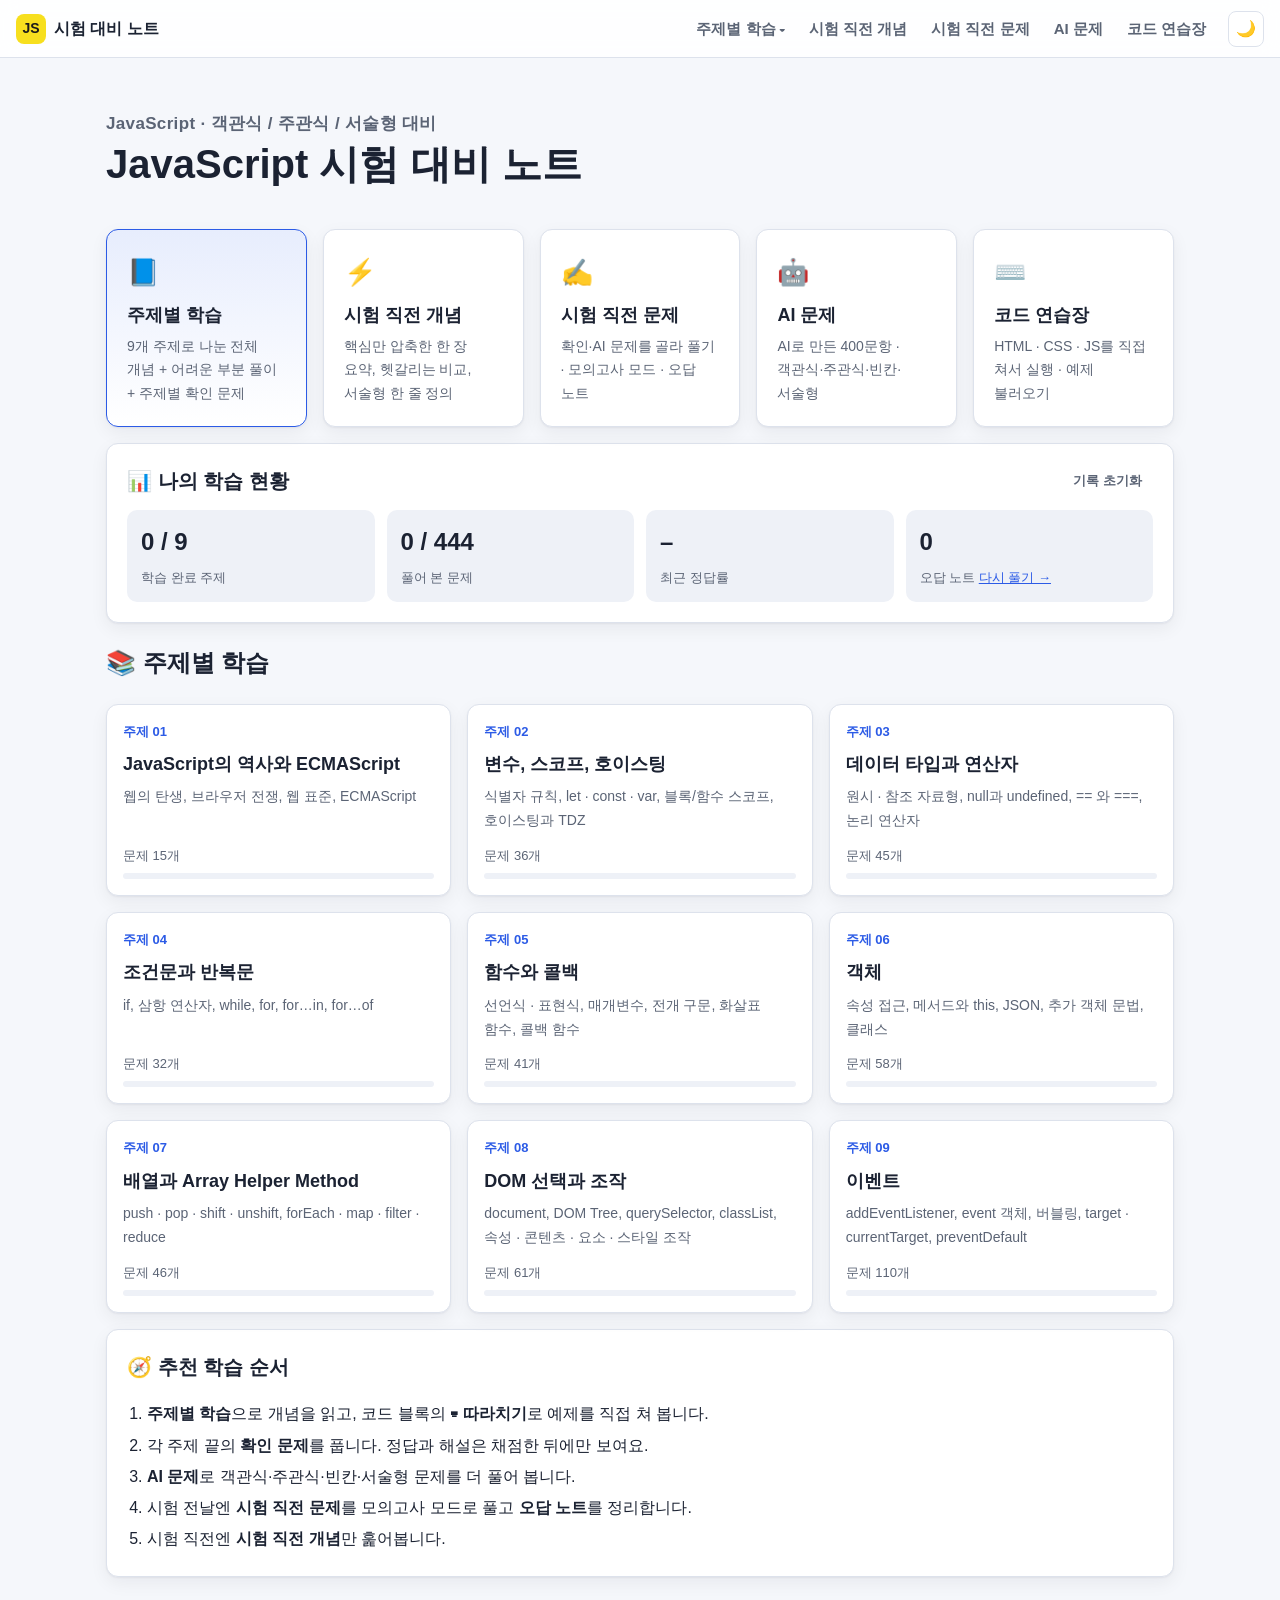
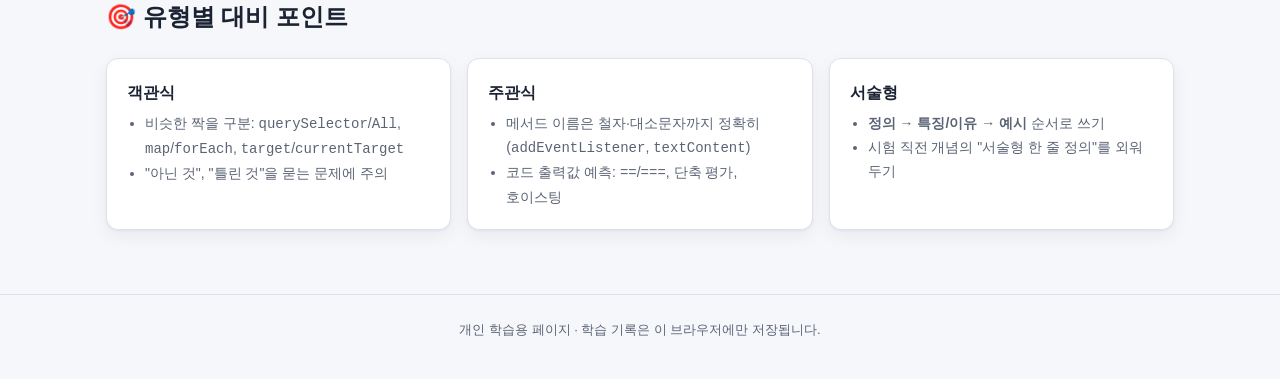
<file: index.html>
<!doctype html>
<html lang="ko">
<head>
<meta charset="utf-8">
<meta name="viewport" content="width=device-width, initial-scale=1">
<title>JS 시험 대비 노트</title>
<meta name="description" content="JavaScript 객관식·주관식·서술형 시험 대비 학습 페이지">
<script>try{var t=localStorage.getItem('jsstudy:theme');if(t)document.documentElement.dataset.theme=JSON.parse(t)}catch(e){}</script>
<link rel="stylesheet" href="assets/css/style.css">
</head>
<body data-root="." data-page="home">
<header id="site-header"></header>

<main class="container">
  <section class="hero-home">
    <p class="eyebrow">JavaScript · 객관식 / 주관식 / 서술형 대비</p>
    <h1>JavaScript 시험 대비 노트</h1>
  </section>

  <div class="grid mode-grid">
    <a class="mode-card primary" href="topics/01-history.html">
      <span class="icon">📘</span><h3>주제별 학습</h3>
      <p>9개 주제로 나눈 전체 개념 + 어려운 부분 풀이 + 주제별 확인 문제</p>
    </a>
    <a class="mode-card" href="summary.html">
      <span class="icon">⚡</span><h3>시험 직전 개념</h3>
      <p>핵심만 압축한 한 장 요약, 헷갈리는 비교, 서술형 한 줄 정의</p>
    </a>
    <a class="mode-card" href="exam.html">
      <span class="icon">✍️</span><h3>시험 직전 문제</h3>
      <p>확인·AI 문제를 골라 풀기 · 모의고사 모드 · 오답 노트</p>
    </a>
    <a class="mode-card" href="ai.html">
      <span class="icon">🤖</span><h3>AI 문제</h3>
      <p>AI로 만든 400문항 · 객관식·주관식·빈칸·서술형</p>
    </a>
    <a class="mode-card" href="playground.html">
      <span class="icon">⌨️</span><h3>코드 연습장</h3>
      <p>HTML · CSS · JS를 직접 쳐서 실행 · 예제 불러오기</p>
    </a>
  </div>

  <section class="panel">
    <div class="row" style="justify-content:space-between">
      <h2 style="margin:0">📊 나의 학습 현황</h2>
      <button type="button" class="btn btn-ghost btn-sm" id="reset-progress">기록 초기화</button>
    </div>
    <div class="stat-row" id="home-stats" style="margin-top:12px"></div>
  </section>

  <section>
    <h2>📚 주제별 학습</h2>
    <div class="grid topic-grid" id="topic-grid"></div>
  </section>

  <section class="panel">
    <h2>🧭 추천 학습 순서</h2>
    <ol class="guide-list">
      <li><b>주제별 학습</b>으로 개념을 읽고, 코드 블록의 <b>⌨ 따라치기</b>로 예제를 직접 쳐 봅니다.</li>
      <li>각 주제 끝의 <b>확인 문제</b>를 풉니다. 정답과 해설은 채점한 뒤에만 보여요.</li>
      <li><b>AI 문제</b>로 객관식·주관식·빈칸·서술형 문제를 더 풀어 봅니다.</li>
      <li>시험 전날엔 <b>시험 직전 문제</b>를 모의고사 모드로 풀고 <b>오답 노트</b>를 정리합니다.</li>
      <li>시험 직전엔 <b>시험 직전 개념</b>만 훑어봅니다.</li>
    </ol>
  </section>

  <section>
    <h2>🎯 유형별 대비 포인트</h2>
    <div class="grid tip-grid">
      <div class="panel">
        <h3>객관식</h3>
        <ul>
          <li>비슷한 짝을 구분: <code>querySelector</code>/<code>All</code>, <code>map</code>/<code>forEach</code>, <code>target</code>/<code>currentTarget</code></li>
          <li>"아닌 것", "틀린 것"을 묻는 문제에 주의</li>
        </ul>
      </div>
      <div class="panel">
        <h3>주관식</h3>
        <ul>
          <li>메서드 이름은 철자·대소문자까지 정확히 (<code>addEventListener</code>, <code>textContent</code>)</li>
          <li>코드 출력값 예측: <code>==</code>/<code>===</code>, 단축 평가, 호이스팅</li>
        </ul>
      </div>
      <div class="panel">
        <h3>서술형</h3>
        <ul>
          <li><b>정의 → 특징/이유 → 예시</b> 순서로 쓰기</li>
          <li>시험 직전 개념의 "서술형 한 줄 정의"를 외워 두기</li>
        </ul>
      </div>
    </div>
  </section>
</main>

<script src="data/topics.js"></script>
<script src="data/questions.js"></script>
<script src="data/ai-questions.js"></script>
<script src="assets/js/common.js"></script>
<script src="assets/js/home.js"></script>
</body>
</html>
</file>
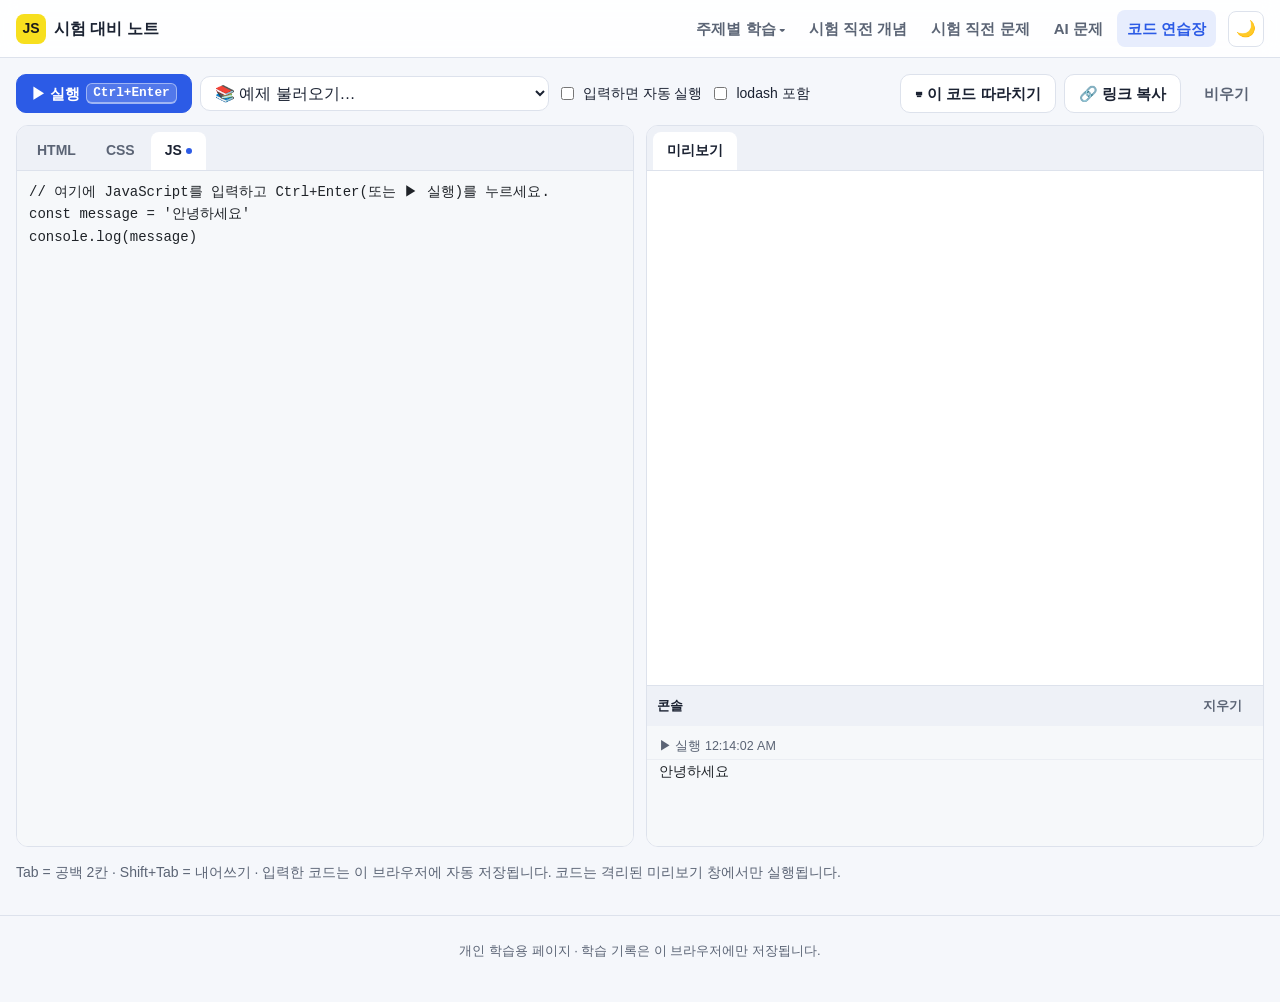
<file: playground.html>
<!doctype html>
<html lang="ko">
<head>
<meta charset="utf-8">
<meta name="viewport" content="width=device-width, initial-scale=1">
<title>코드 연습장 | JS 시험 대비 노트</title>
<script>try{var t=localStorage.getItem('jsstudy:theme');if(t)document.documentElement.dataset.theme=JSON.parse(t)}catch(e){}</script>
<link rel="stylesheet" href="assets/css/style.css">
</head>
<body data-root="." data-page="playground">
<header id="site-header"></header>
<main class="pg-wrap">
  <div class="pg-toolbar">
    <button type="button" class="btn btn-primary" id="pg-run">▶ 실행 <kbd>Ctrl+Enter</kbd></button>
    <select id="pg-examples" aria-label="예제"><option value="">불러오는 중…</option></select>
    <label><input type="checkbox" id="pg-auto"> 입력하면 자동 실행</label>
    <label title="로또 예제처럼 lodash(_) 라이브러리가 필요할 때"><input type="checkbox" id="pg-lodash"> lodash 포함</label>
    <span style="flex:1"></span>
    <button type="button" class="btn" id="pg-typing">⌨ 이 코드 따라치기</button>
    <button type="button" class="btn" id="pg-share">🔗 링크 복사</button>
    <button type="button" class="btn btn-ghost" id="pg-reset">비우기</button>
  </div>
  <div class="pg-grid">
    <section class="pg-pane">
      <div class="pg-tabs" role="tablist">
        <button type="button" data-tab="html">HTML<span class="dot" hidden></span></button>
        <button type="button" data-tab="css">CSS<span class="dot" hidden></span></button>
        <button type="button" data-tab="js" class="active">JS<span class="dot" hidden></span></button>
      </div>
      <textarea id="pg-editor" class="code-input pg-editor" aria-label="JS 코드 입력"></textarea>
    </section>
    <section class="pg-pane">
      <div class="pg-tabs"><button type="button" class="active" tabindex="-1">미리보기</button></div>
      <iframe id="pg-preview" class="pg-preview" title="실행 미리보기" sandbox="allow-scripts allow-modals allow-forms"></iframe>
      <div class="pg-console-head"><span>콘솔</span><button type="button" class="btn btn-ghost btn-sm" id="pg-clear-console">지우기</button></div>
      <div id="pg-console" class="console pg-console" aria-live="polite"></div>
    </section>
  </div>
  <p class="small muted"><span class="kbd-hint">Tab = 공백 2칸 · Shift+Tab = 내어쓰기 · </span>입력한 코드는 이 브라우저에 자동 저장됩니다. 코드는 격리된 미리보기 창에서만 실행됩니다.</p>
</main>
<script src="data/topics.js"></script>
<script src="assets/js/common.js"></script>
<script src="assets/js/runner.js"></script>
<script src="assets/js/typing.js"></script>
<script src="assets/js/playground.js"></script>
</body>
</html>
</file>
<file: assets/css/style.css>
/* =========================================================
   JS 시험 대비 노트 – 공통 스타일
   ========================================================= */
:root {
  --bg: #f5f7fb;
  --surface: #ffffff;
  --surface-2: #eef1f7;
  --border: #dde2ec;
  --text: #1b2232;
  --muted: #5b6475;
  --primary: #2c5be6;
  --primary-ink: #ffffff;
  --primary-weak: #e7edfd;
  --ok: #17803f;
  --ok-weak: #e1f4e8;
  --bad: #c93333;
  --bad-weak: #fde9e9;
  --warn: #a35f00;
  --warn-weak: #fff2db;
  --easy: #6a3fd0;
  --easy-weak: #f1ebfe;
  --tip: #0b7a8a;
  --tip-weak: #e2f5f7;
  --code-bg: #f6f8fa;
  --code-text: #1f2328;
  --code-border: #e1e6ee;
  --inline-code: #eaeef6;
  --tk-kw: #cf222e;
  --tk-str: #0a3069;
  --tk-com: #6e7781;
  --tk-num: #0550ae;
  --tk-fn: #8250df;
  --tk-tag: #116329;
  --tk-attr: #0550ae;
  --tk-bi: #953800;
  --shadow: 0 1px 2px rgba(16, 24, 40, .05), 0 6px 18px rgba(16, 24, 40, .06);
  --radius: 12px;
  --mono: "D2Coding", "JetBrains Mono", Consolas, "SFMono-Regular", Menlo, monospace;
  --sans: -apple-system, BlinkMacSystemFont, "Segoe UI", "Pretendard", "Apple SD Gothic Neo", "Malgun Gothic", "Noto Sans KR", sans-serif;
  --header-h: 58px;
  color-scheme: light;
}

@media (prefers-color-scheme: dark) {
  :root:not([data-theme="light"]) {
    --bg: #0e1320; --surface: #161c2b; --surface-2: #1d2436; --border: #2b3448; --text: #e6e9f0; --muted: #9aa3b5;
    --primary: #7a9bff; --primary-ink: #0e1320; --primary-weak: #1f2a4a;
    --ok: #4cc77d; --ok-weak: #15301f; --bad: #ff7a7a; --bad-weak: #3a1a1d; --warn: #ffb547; --warn-weak: #392b12;
    --easy: #b69bff; --easy-weak: #2a2147; --tip: #55d0dd; --tip-weak: #12303a;
    --code-bg: #0d1117; --code-text: #e6edf3; --code-border: #283041; --inline-code: #232b3e;
    --tk-kw: #ff7b72; --tk-str: #a5d6ff; --tk-com: #8b949e; --tk-num: #79c0ff; --tk-fn: #d2a8ff; --tk-tag: #7ee787; --tk-attr: #79c0ff; --tk-bi: #ffa657;
    --shadow: 0 1px 2px rgba(0, 0, 0, .3), 0 6px 18px rgba(0, 0, 0, .25);
    color-scheme: dark;
  }
}
:root[data-theme="dark"] {
  --bg: #0e1320; --surface: #161c2b; --surface-2: #1d2436; --border: #2b3448; --text: #e6e9f0; --muted: #9aa3b5;
  --primary: #7a9bff; --primary-ink: #0e1320; --primary-weak: #1f2a4a;
  --ok: #4cc77d; --ok-weak: #15301f; --bad: #ff7a7a; --bad-weak: #3a1a1d; --warn: #ffb547; --warn-weak: #392b12;
  --easy: #b69bff; --easy-weak: #2a2147; --tip: #55d0dd; --tip-weak: #12303a;
  --code-bg: #0d1117; --code-text: #e6edf3; --code-border: #283041; --inline-code: #232b3e;
  --tk-kw: #ff7b72; --tk-str: #a5d6ff; --tk-com: #8b949e; --tk-num: #79c0ff; --tk-fn: #d2a8ff; --tk-tag: #7ee787; --tk-attr: #79c0ff; --tk-bi: #ffa657;
  --shadow: 0 1px 2px rgba(0, 0, 0, .3), 0 6px 18px rgba(0, 0, 0, .25);
  color-scheme: dark;
}

* { box-sizing: border-box; }
html { scroll-padding-top: calc(var(--header-h) + 16px); }
body {
  margin: 0; background: var(--bg); color: var(--text); font-family: var(--sans);
  font-size: 16px; line-height: 1.7; -webkit-font-smoothing: antialiased; word-break: keep-all; overflow-wrap: anywhere;
}
a { color: var(--primary); }
img { max-width: 100%; }
button, input, select, textarea { font: inherit; color: inherit; }
code, pre, kbd, .mono { font-family: var(--mono); }
kbd { background: var(--surface-2); border: 1px solid var(--border); border-bottom-width: 2px; border-radius: 6px; padding: 0 6px; font-size: .85em; }
[hidden] { display: none !important; }

/* ---------- 헤더 ---------- */
.site-header {
  position: sticky; top: 0; z-index: 50; height: var(--header-h);
  background: var(--surface);
  background: color-mix(in srgb, var(--surface) 88%, transparent); backdrop-filter: blur(8px); -webkit-backdrop-filter: blur(8px);
  border-bottom: 1px solid var(--border);
}
.nav-inner { max-width: 1280px; margin: 0 auto; height: 100%; display: flex; align-items: center; gap: 12px; padding: 0 16px; }
.brand { display: flex; align-items: center; gap: 8px; font-weight: 800; color: var(--text); text-decoration: none; white-space: nowrap; }
.brand-logo { display: inline-grid; place-items: center; width: 30px; height: 30px; border-radius: 8px; background: #f7df1e; color: #1b1b1b; font-size: 14px; font-weight: 900; }
.nav-links { display: flex; align-items: center; gap: 4px; margin-left: auto; }
.nav-links > a, .nav-topics > summary {
  padding: 6px 10px; border-radius: 8px; color: var(--muted); text-decoration: none; font-weight: 600; font-size: 15px; cursor: pointer; white-space: nowrap; list-style: none;
}
.nav-topics > summary::-webkit-details-marker { display: none; }
.nav-links > a:hover, .nav-topics > summary:hover { background: var(--surface-2); color: var(--text); }
.nav-links > a.active { color: var(--primary); background: var(--primary-weak); }
.nav-topics { position: relative; }
.nav-topics > summary::after { content: " ▾"; font-size: 12px; }
.nav-menu {
  position: absolute; right: 0; top: calc(100% + 6px); width: 300px; background: var(--surface); border: 1px solid var(--border);
  border-radius: var(--radius); box-shadow: var(--shadow); padding: 6px; display: grid;
}
.nav-menu a { padding: 8px 10px; border-radius: 8px; color: var(--text); text-decoration: none; font-size: 15px; }
.nav-menu a:hover { background: var(--surface-2); }
.nav-menu a.active { background: var(--primary-weak); color: var(--primary); font-weight: 700; }
.nav-menu .num { display: inline-block; width: 26px; color: var(--muted); font-variant-numeric: tabular-nums; }
.icon-btn {
  border: 1px solid var(--border); background: var(--surface); border-radius: 8px; width: 36px; height: 36px; cursor: pointer; display: grid; place-items: center; flex: none;
}
.icon-btn:hover { background: var(--surface-2); }
.nav-toggle { display: none; }
@media (max-width: 900px) {
  .nav-toggle { display: grid; margin-left: auto; }
  .nav-links {
    display: none; position: absolute; left: 0; right: 0; top: var(--header-h); flex-direction: column; align-items: stretch;
    background: var(--surface); border-bottom: 1px solid var(--border); padding: 8px 16px 16px; box-shadow: var(--shadow);
  }
  .site-header.open .nav-links { display: flex; max-height: calc(100vh - var(--header-h)); max-height: calc(100dvh - var(--header-h)); overflow-y: auto; }
  .nav-links > a, .nav-topics > summary { padding: 10px 10px; }
  .nav-menu { position: static; width: auto; box-shadow: none; margin-top: 4px; }
}

/* ---------- 공통 레이아웃 ---------- */
.container { max-width: 1100px; margin: 0 auto; padding: 24px 16px 64px; }
.page-hero { padding: 16px 0 8px; }
.page-hero h1 { margin: 0 0 6px; font-size: clamp(26px, 4vw, 34px); line-height: 1.3; }
.page-hero p { margin: 0; color: var(--muted); }
.eyebrow { margin: 0 0 4px; font-size: 13px; font-weight: 700; color: var(--primary); letter-spacing: .02em; }
.panel { background: var(--surface); border: 1px solid var(--border); border-radius: var(--radius); padding: 20px; box-shadow: var(--shadow); margin: 16px 0; }
.panel h2 { margin-top: 0; font-size: 20px; }
.muted { color: var(--muted); }
.small { font-size: 14px; }
.row { display: flex; flex-wrap: wrap; gap: 8px; align-items: center; }
.grid { display: grid; gap: 16px; }
.site-footer { border-top: 1px solid var(--border); color: var(--muted); font-size: 13px; text-align: center; padding: 24px 16px 40px; }

.btn {
  display: inline-flex; align-items: center; justify-content: center; gap: 6px; padding: 8px 14px; border-radius: 10px;
  border: 1px solid var(--border); background: var(--surface); color: var(--text); font-weight: 600; font-size: 15px; cursor: pointer; text-decoration: none; line-height: 1.4;
}
.btn:hover { background: var(--surface-2); }
.btn:disabled { opacity: .5; cursor: not-allowed; }
.btn-primary { background: var(--primary); border-color: var(--primary); color: var(--primary-ink); }
.btn-primary:hover { background: var(--primary); filter: brightness(1.08); }
.btn-primary kbd { background: rgba(255, 255, 255, .18); border-color: rgba(255, 255, 255, .45); color: inherit; }
.btn-ok { background: var(--ok); border-color: var(--ok); color: #fff; }
.btn-bad { background: var(--bad-weak); border-color: var(--bad); color: var(--bad); }
.btn-ghost { border-color: transparent; background: transparent; color: var(--muted); }
.btn-ghost:hover { color: var(--text); }
.btn-sm { padding: 4px 10px; font-size: 13px; border-radius: 8px; }

.badge { display: inline-flex; align-items: center; max-width: 100%; padding: 1px 8px; border-radius: 999px; font-size: 12px; font-weight: 700; background: var(--surface-2); color: var(--muted); white-space: nowrap; overflow: hidden; text-overflow: ellipsis; }
.badge-mc { background: var(--primary-weak); color: var(--primary); }
.badge-short { background: var(--tip-weak); color: var(--tip); }
.badge-essay { background: var(--easy-weak); color: var(--easy); }
.badge-code { background: var(--warn-weak); color: var(--warn); }
.badge-src.is-ai { background: var(--easy-weak); color: var(--easy); }

.toast {
  position: fixed; left: 50%; bottom: 24px; transform: translateX(-50%) translateY(20px); opacity: 0; transition: .2s;
  background: var(--text); color: var(--bg); padding: 10px 16px; border-radius: 10px; font-size: 14px; z-index: 200; pointer-events: none; max-width: calc(100% - 32px);
}
.toast.show { opacity: 1; transform: translateX(-50%) translateY(0); }

/* ---------- 홈 ---------- */
.hero-home { padding: 28px 0 8px; }
.hero-home h1 { font-size: clamp(28px, 5vw, 40px); margin: 0 0 8px; line-height: 1.25; }
.hero-home p { color: var(--muted); margin: 0; font-size: 17px; }
.mode-grid { grid-template-columns: repeat(auto-fit, minmax(190px, 1fr)); margin-top: 24px; }
.mode-card {
  display: block; background: var(--surface); border: 1px solid var(--border); border-radius: var(--radius); padding: 20px; text-decoration: none; color: var(--text);
  box-shadow: var(--shadow); transition: transform .12s, border-color .12s;
}
.mode-card:hover { transform: translateY(-2px); border-color: var(--primary); }
.mode-card .icon { font-size: 26px; }
.mode-card h3 { margin: 6px 0 4px; font-size: 18px; }
.mode-card p { margin: 0; color: var(--muted); font-size: 14px; }
.mode-card.primary { border-color: var(--primary); background: linear-gradient(180deg, var(--primary-weak), var(--surface)); }
.stat-row { display: grid; grid-template-columns: repeat(auto-fit, minmax(140px, 1fr)); gap: 12px; }
.stat { background: var(--surface-2); border-radius: 10px; padding: 12px 14px; }
.stat b { display: block; font-size: 24px; font-variant-numeric: tabular-nums; }
.stat span { color: var(--muted); font-size: 13px; }
.topic-grid { grid-template-columns: repeat(auto-fill, minmax(300px, 1fr)); }
.topic-card {
  display: flex; flex-direction: column; gap: 6px; background: var(--surface); border: 1px solid var(--border); border-radius: var(--radius);
  padding: 16px; text-decoration: none; color: var(--text); box-shadow: var(--shadow); position: relative;
}
.topic-card:hover { border-color: var(--primary); }
.topic-card .no { font-size: 13px; font-weight: 800; color: var(--primary); }
.topic-card h3 { margin: 0; font-size: 18px; }
.topic-card p { margin: 0; color: var(--muted); font-size: 14px; }
.topic-card .meta { display: flex; gap: 8px; flex-wrap: wrap; margin-top: auto; padding-top: 6px; font-size: 13px; color: var(--muted); }
.topic-card .done-mark { position: absolute; top: 14px; right: 14px; font-size: 13px; font-weight: 700; color: var(--ok); }
.meter { height: 6px; background: var(--surface-2); border-radius: 99px; overflow: hidden; }
.meter > i { display: block; height: 100%; background: var(--ok); border-radius: 99px; }
.guide-list { margin: 0; padding-left: 20px; }
.guide-list li { margin: 4px 0; }
.tip-grid { grid-template-columns: repeat(auto-fit, minmax(240px, 1fr)); }
.tip-grid .panel { margin: 0; }
.tip-grid h3 { margin: 0 0 6px; font-size: 16px; }
.tip-grid ul { margin: 0; padding-left: 18px; font-size: 14px; color: var(--muted); }

/* ---------- 주제 페이지 ---------- */
.topic-layout { max-width: 1280px; margin: 0 auto; display: grid; grid-template-columns: 250px minmax(0, 1fr); gap: 32px; padding: 24px 16px 64px; }
.toc { position: sticky; top: calc(var(--header-h) + 16px); align-self: start; max-height: calc(100vh - var(--header-h) - 32px); overflow: auto; font-size: 14px; }
.toc-title { font-weight: 800; font-size: 13px; color: var(--muted); margin: 0 0 8px; }
.toc a { display: block; padding: 4px 10px; color: var(--muted); text-decoration: none; border-left: 2px solid var(--border); line-height: 1.45; }
.toc a.lv3 { padding-left: 22px; font-size: 13px; }
.toc a:hover { color: var(--text); }
.toc a.active { color: var(--primary); border-left-color: var(--primary); font-weight: 700; }
.toc-mobile { display: none; }
@media (max-width: 980px) {
  .topic-layout { grid-template-columns: minmax(0, 1fr); }
  .toc { display: none; }
  .toc-mobile { display: block; margin: 8px 0 16px; }
  .toc-mobile summary { cursor: pointer; font-weight: 700; }
  .toc-mobile a { display: block; padding: 3px 0; font-size: 14px; }
  .toc-mobile a.lv3 { padding-left: 14px; }
}
.topic-main { min-width: 0; max-width: 880px; }
.topic-title { margin: 0 0 6px; font-size: clamp(26px, 4vw, 34px); line-height: 1.3; }
.topic-desc { margin: 0 0 12px; color: var(--muted); }
.legend { display: flex; flex-wrap: wrap; gap: 6px 14px; font-size: 13px; color: var(--muted); margin: 8px 0 0; }
.topic-actions { display: flex; flex-wrap: wrap; gap: 8px; align-items: center; margin: 12px 0 28px; }
.done-check { display: inline-flex; align-items: center; gap: 6px; font-weight: 600; font-size: 15px; cursor: pointer; padding: 6px 10px; border: 1px solid var(--border); border-radius: 10px; background: var(--surface); }
.done-check input { width: 18px; height: 18px; accent-color: var(--ok); }
.topic-nav { display: grid; grid-template-columns: 1fr 1fr; gap: 12px; margin-top: 40px; }
.topic-nav a { display: block; padding: 14px 16px; border: 1px solid var(--border); border-radius: var(--radius); background: var(--surface); text-decoration: none; color: var(--text); }
.topic-nav a:hover { border-color: var(--primary); }
.topic-nav small { display: block; color: var(--muted); }
.topic-nav .next { text-align: right; grid-column: 2; }
.loading { color: var(--muted); }
.error-box { background: var(--bad-weak); border: 1px solid var(--bad); border-radius: var(--radius); padding: 16px; }

/* ---------- 마크다운 본문 ---------- */
.md { font-size: 16.5px; }
.md h1 { font-size: 28px; }
.md h2 { font-size: 24px; margin: 48px 0 12px; padding-bottom: 8px; border-bottom: 1px solid var(--border); line-height: 1.35; }
.md h3 { font-size: 19px; margin: 32px 0 8px; line-height: 1.4; }
.md h4 { font-size: 17px; margin: 24px 0 6px; }
.md > :first-child { margin-top: 0; }
.md p { margin: 10px 0; }
.md ul, .md ol { padding-left: 24px; margin: 8px 0; }
.md li { margin: 3px 0; }
.md li > ul, .md li > ol { margin: 2px 0; }
.md :not(pre) > code { background: var(--inline-code); padding: 1px 6px; border-radius: 6px; font-size: .88em; }
.md hr { border: 0; border-top: 1px dashed var(--border); margin: 32px 0; }
.md strong { font-weight: 800; }
.table-wrap { overflow-x: auto; margin: 12px 0; border: 1px solid var(--border); border-radius: 10px; }
.md table { border-collapse: collapse; width: 100%; font-size: 15px; background: var(--surface); }
.md th, .md td { border-bottom: 1px solid var(--border); padding: 8px 12px; text-align: left; vertical-align: top; }
.md th { background: var(--surface-2); font-weight: 800; white-space: nowrap; }
.md tr:last-child td { border-bottom: 0; }
.md blockquote { margin: 14px 0; padding: 12px 16px; border-left: 4px solid var(--border); background: var(--surface); border-radius: 0 10px 10px 0; }
.md blockquote > :first-child { margin-top: 0; }
.md blockquote > :last-child { margin-bottom: 0; }
.md blockquote.callout-easy { border-left-color: var(--easy); background: var(--easy-weak); }
.md blockquote.callout-tip { border-left-color: var(--tip); background: var(--tip-weak); }
.md blockquote.callout-warn { border-left-color: var(--warn); background: var(--warn-weak); }
.md blockquote.callout-extra { border-left-color: var(--primary); background: var(--primary-weak); }
.md blockquote.callout-def { border-left-color: var(--ok); background: var(--ok-weak); }
.md details { margin: 12px 0; border: 1px solid var(--border); border-radius: 10px; background: var(--surface); padding: 0 14px; }
.md details > summary { cursor: pointer; font-weight: 700; padding: 10px 0; color: var(--primary); }
.md details[open] { padding-bottom: 12px; }

/* ---------- 코드 블록 ---------- */
.code-block { margin: 14px 0; border: 1px solid var(--code-border); border-radius: 10px; overflow: hidden; background: var(--code-bg); }
.code-bar { display: flex; align-items: center; justify-content: space-between; gap: 8px; padding: 4px 6px 4px 12px; border-bottom: 1px solid var(--code-border); font-size: 12px; color: var(--muted); background: var(--surface-2); background: color-mix(in srgb, var(--code-bg) 80%, var(--surface-2)); }
.code-lang { font-weight: 700; text-transform: uppercase; letter-spacing: .04em; }
.code-actions { display: flex; gap: 2px; flex-wrap: wrap; }
.code-actions button { border: 0; background: transparent; color: var(--muted); font-size: 12.5px; font-weight: 600; padding: 4px 8px; border-radius: 6px; cursor: pointer; }
.code-actions button:hover { background: var(--surface-2); color: var(--text); }
.code-block pre, pre.q-code { margin: 0; padding: 14px 16px; overflow-x: auto; background: var(--code-bg); color: var(--code-text); font-size: 14px; line-height: 1.6; tab-size: 2; }
pre.q-code { border: 1px solid var(--code-border); border-radius: 10px; margin: 10px 0; }
.code-block pre code, pre.q-code code { background: none; padding: 0; font-size: inherit; }
.hljs-keyword, .hljs-selector-tag, .hljs-meta .hljs-keyword { color: var(--tk-kw); }
.hljs-string, .hljs-regexp, .hljs-template-string { color: var(--tk-str); }
.hljs-comment, .hljs-quote { color: var(--tk-com); font-style: italic; }
.hljs-number, .hljs-literal, .hljs-attr, .hljs-variable.constant_ { color: var(--tk-num); }
.hljs-title, .hljs-title.function_, .hljs-title.class_ { color: var(--tk-fn); }
.hljs-name, .hljs-selector-class, .hljs-selector-id { color: var(--tk-tag); }
.hljs-attribute, .hljs-property { color: var(--tk-attr); }
.hljs-built_in, .hljs-variable.language_, .hljs-params { color: var(--tk-bi); }
.hljs-subst { color: var(--code-text); }
.hljs-tag { color: var(--code-text); }

/* ---------- 문제 카드 ---------- */
.quiz-section { margin-top: 56px; }
.quiz-section > h2 { font-size: 24px; margin: 0 0 4px; }
.quiz-sub { font-size: 18px; margin: 28px 0 8px; }
.q-list { display: grid; grid-template-columns: minmax(0, 1fr); gap: 16px; margin-top: 16px; }
.q-card { min-width: 0; background: var(--surface); border: 1px solid var(--border); border-radius: var(--radius); padding: 18px 20px; box-shadow: var(--shadow); scroll-margin-top: calc(var(--header-h) + 80px); }
.q-card.is-correct { border-color: var(--ok); }
.q-card.is-wrong { border-color: var(--bad); }
.q-head { display: flex; flex-wrap: wrap; gap: 6px; align-items: center; margin-bottom: 8px; }
.q-no { display: inline-grid; place-items: center; min-width: 28px; height: 28px; padding: 0 6px; border-radius: 8px; background: var(--text); color: var(--bg); font-weight: 800; font-size: 14px; }
.q-status { margin-left: auto; font-size: 13px; font-weight: 700; color: var(--muted); }
.q-status.ok { color: var(--ok); }
.q-status.bad { color: var(--bad); }
.q-status.wait { color: var(--warn); }
.q-text { font-size: 17px; font-weight: 600; line-height: 1.6; }
.q-text code, .q-opt code, .q-feedback code { background: var(--inline-code); padding: 1px 6px; border-radius: 6px; font-size: .9em; }
.q-options { display: grid; grid-template-columns: minmax(0, 1fr); gap: 8px; margin: 12px 0 4px; }
.q-opt { min-width: 0; display: flex; gap: 10px; align-items: flex-start; padding: 10px 12px; border: 1px solid var(--border); border-radius: 10px; cursor: pointer; background: var(--surface); }
.q-opt:hover { background: var(--surface-2); }
.q-opt input { margin-top: 5px; accent-color: var(--primary); flex: none; }
.q-opt .opt-key { font-weight: 800; color: var(--muted); flex: none; }
.q-opt .opt-text { flex: 1; min-width: 0; }
.q-opt .opt-text pre.q-code { margin: 0; }
.q-opt.selected { border-color: var(--primary); background: var(--primary-weak); }
.q-opt.is-answer { border-color: var(--ok); background: var(--ok-weak); }
.q-opt.is-answer .opt-key::after { content: " ✓"; color: var(--ok); }
.q-opt.is-wrong { border-color: var(--bad); background: var(--bad-weak); }
.q-input, .q-textarea, .code-input {
  width: 100%; border: 1px solid var(--border); border-radius: 10px; background: var(--surface); padding: 10px 12px; margin-top: 12px;
}
.q-input:focus, .q-textarea:focus, .code-input:focus { outline: 2px solid var(--primary); outline-offset: 1px; border-color: transparent; }
.q-textarea { resize: vertical; min-height: 110px; line-height: 1.6; }
.code-input { font-family: var(--mono); font-size: 14px; line-height: 1.6; tab-size: 2; resize: vertical; min-height: 160px; background: var(--code-bg); color: var(--code-text); white-space: pre; overflow: auto; }
.q-actions { display: flex; flex-wrap: wrap; gap: 8px; margin-top: 12px; }
.q-actions:empty { display: none; }
.q-console { margin-top: 10px; }
.q-feedback { margin-top: 14px; padding: 14px 16px; border-radius: 10px; background: var(--surface-2); font-size: 15.5px; }
.q-feedback p { margin: 6px 0; }
.q-feedback .result { font-weight: 800; font-size: 16px; margin-bottom: 6px; }
.q-feedback .result.ok { color: var(--ok); }
.q-feedback .result.bad { color: var(--bad); }
.q-feedback .result.wait { color: var(--warn); }
.q-feedback .expl, .q-feedback .extra, .q-feedback .model { margin-top: 10px; }
.q-feedback .extra { padding: 10px 12px; border-radius: 8px; background: var(--easy-weak); }
.q-feedback .model > div { margin-top: 4px; white-space: pre-wrap; }
.kws { margin-top: 10px; }
.kw { display: inline-block; margin: 4px 6px 0 0; padding: 2px 8px; border-radius: 999px; background: var(--surface); border: 1px solid var(--border); font-size: 13px; }
.kw.hit { border-color: var(--ok); color: var(--ok); background: var(--ok-weak); }
.self-grade { display: flex; flex-wrap: wrap; gap: 8px; align-items: center; margin-top: 12px; font-weight: 700; }
/* 빈칸 여러 개 */
.q-blanks { display: grid; gap: 8px; }
.q-blank { display: grid; grid-template-columns: minmax(64px, max-content) minmax(0, 1fr); gap: 10px; align-items: center; }
.q-blank .q-input { margin: 0; }
.q-blank-label { font-weight: 700; font-size: 14px; color: var(--muted); max-width: 240px; overflow-wrap: anywhere; }
.q-blank.ok .q-input { border-color: var(--ok); background: var(--ok-weak); }
.q-blank.bad .q-input { border-color: var(--bad); background: var(--bad-weak); }
.blank-answers { list-style: none; padding: 0; margin: 6px 0 4px; font-size: 14px; }
.blank-answers li { padding: 3px 0; overflow-wrap: anywhere; }
.blank-answers .bad b { color: var(--bad); }
/* 서술형 채점 기준표 */
.rubric { margin-top: 12px; }
.rubric-list { list-style: none; padding: 0; margin: 8px 0 0; display: grid; gap: 6px; }
.rubric-list label { display: grid; grid-template-columns: auto minmax(0, 1fr) auto; gap: 8px; align-items: start; padding: 8px 10px; border: 1px solid var(--border); border-radius: 8px; background: var(--surface); cursor: pointer; font-size: 14px; line-height: 1.55; }
.rubric-list input { margin-top: 4px; width: 16px; height: 16px; }
.rubric-list label:has(input:checked) { border-color: var(--ok); background: var(--ok-weak); }
.rubric-pts { font-weight: 700; white-space: nowrap; color: var(--muted); }
.rubric-text .kw { margin: 0 0 0 4px; font-size: 12px; padding: 0 6px; }
.rubric-score b { font-size: 18px; }
.review-note { margin-top: 10px; }
.test-list { list-style: none; padding: 0; margin: 8px 0 0; font-size: 14px; }
.test-list li { padding: 4px 0; }
.test-list .ok { color: var(--ok); }
.test-list .bad { color: var(--bad); }
.test-list small { display: block; color: var(--muted); font-family: var(--mono); padding-left: 22px; }

/* ---------- 콘솔 ---------- */
.console { background: var(--code-bg); border: 1px solid var(--code-border); border-radius: 10px; font-family: var(--mono); font-size: 13.5px; padding: 8px 0; max-height: 280px; overflow: auto; }
.console:empty::before { content: "실행 결과가 여기에 표시됩니다."; display: block; padding: 2px 12px; color: var(--muted); font-family: var(--sans); }
.log { padding: 2px 12px; white-space: pre-wrap; word-break: break-all; border-bottom: 1px solid color-mix(in srgb, var(--code-border) 50%, transparent); color: var(--code-text); }
.log:last-child { border-bottom: 0; }
.log-error { color: var(--bad); background: var(--bad-weak); }
.log-warn { color: var(--warn); background: var(--warn-weak); }
.log-info { color: var(--tip); }
.log-sys { color: var(--muted); font-family: var(--sans); font-size: 12.5px; }
.runner-hidden { position: absolute; width: 0; height: 0; border: 0; visibility: hidden; }

/* ---------- 시험 페이지 ---------- */
.exam-form fieldset { border: 0; padding: 0; margin: 0 0 16px; }
.exam-form legend { font-weight: 800; margin-bottom: 6px; padding: 0; }
.chips { display: flex; flex-wrap: wrap; gap: 6px; }
.chip { display: inline-flex; align-items: center; gap: 6px; padding: 5px 12px; border: 1px solid var(--border); border-radius: 999px; cursor: pointer; font-size: 14px; background: var(--surface); user-select: none; }
.chip:has(input:checked) { border-color: var(--primary); background: var(--primary-weak); color: var(--primary); font-weight: 700; }
.chip input { accent-color: var(--primary); margin: 0; }
.mode-options { display: grid; grid-template-columns: repeat(auto-fit, minmax(240px, 1fr)); gap: 8px; }
.mode-opt { display: flex; gap: 10px; padding: 12px; border: 1px solid var(--border); border-radius: 10px; cursor: pointer; }
.mode-opt:has(input:checked) { border-color: var(--primary); background: var(--primary-weak); }
.mode-opt b { display: block; }
.mode-opt span { font-size: 13px; color: var(--muted); }
.exam-bar {
  position: sticky; top: var(--header-h); z-index: 20; display: flex; flex-wrap: wrap; align-items: center; gap: 12px; padding: 10px 14px; margin: 16px 0;
  background: var(--surface);
  background: color-mix(in srgb, var(--surface) 92%, transparent); backdrop-filter: blur(8px); border: 1px solid var(--border); border-radius: var(--radius); box-shadow: var(--shadow);
}
.exam-bar .progress { flex: 1 1 180px; }
.exam-bar .progress .meter > i { background: var(--primary); }
.exam-bar .count { font-weight: 700; font-variant-numeric: tabular-nums; font-size: 14px; }
.result-panel { border-color: var(--primary); }
.score-big { font-size: 40px; font-weight: 900; line-height: 1.1; font-variant-numeric: tabular-nums; }
.jump-list { display: flex; flex-wrap: wrap; gap: 6px; margin-top: 8px; }
.jump-list a { display: inline-grid; place-items: center; min-width: 34px; height: 30px; padding: 0 8px; border-radius: 8px; text-decoration: none; font-weight: 700; font-size: 14px; }
.jump-list a.ok { background: var(--ok-weak); color: var(--ok); }
.jump-list a.bad { background: var(--bad-weak); color: var(--bad); }
.jump-list a.wait { background: var(--warn-weak); color: var(--warn); }
.history-list { list-style: none; padding: 0; margin: 0; font-size: 14px; }
.history-list li { display: flex; justify-content: space-between; gap: 12px; padding: 6px 0; border-bottom: 1px solid var(--border); }
.history-list li:last-child { border-bottom: 0; }
.empty-state { text-align: center; padding: 32px 16px; color: var(--muted); }
.empty-state .big { font-size: 40px; }

/* ---------- AI 페이지 ---------- */
.prompt-box { width: 100%; min-height: 260px; font-family: var(--mono); font-size: 13px; line-height: 1.55; border: 1px solid var(--border); border-radius: 10px; padding: 12px; background: var(--code-bg); color: var(--code-text); resize: vertical; }
.import-box { width: 100%; min-height: 180px; font-family: var(--mono); font-size: 13px; border: 1px solid var(--border); border-radius: 10px; padding: 12px; background: var(--surface); resize: vertical; }
.msg-list { margin: 8px 0 0; padding-left: 20px; font-size: 14px; }
.msg-list .err { color: var(--bad); }
.msg-list .ok { color: var(--ok); }
.count-table { font-size: 14px; border-collapse: collapse; width: 100%; }
.count-table th, .count-table td { padding: 6px 10px; border-bottom: 1px solid var(--border); text-align: left; }
.count-table td.num, .count-table th:not(:first-child) { text-align: right; font-variant-numeric: tabular-nums; }

/* ---------- 코드 연습장 ---------- */
.pg-wrap { max-width: 1400px; margin: 0 auto; padding: 16px; }
.pg-toolbar { display: flex; flex-wrap: wrap; gap: 8px; align-items: center; margin-bottom: 12px; }
.pg-toolbar select { padding: 7px 10px; border: 1px solid var(--border); border-radius: 10px; background: var(--surface); max-width: 100%; }
.pg-toolbar label { display: inline-flex; gap: 6px; align-items: center; font-size: 14px; }
.pg-grid { display: grid; grid-template-columns: minmax(0, 1fr) minmax(0, 1fr); gap: 12px; min-height: calc(100vh - var(--header-h) - 120px); }
@media (max-width: 900px) { .pg-grid { grid-template-columns: minmax(0, 1fr); } }
.pg-pane { display: flex; flex-direction: column; background: var(--surface); border: 1px solid var(--border); border-radius: var(--radius); overflow: hidden; min-height: 300px; }
.pg-tabs { display: flex; gap: 2px; padding: 6px 6px 0; border-bottom: 1px solid var(--border); background: var(--surface-2); }
.pg-tabs button { border: 0; background: transparent; padding: 7px 14px; border-radius: 8px 8px 0 0; font-weight: 700; font-size: 14px; color: var(--muted); cursor: pointer; }
.pg-tabs button.active { background: var(--surface); color: var(--text); }
.pg-tabs .dot { display: inline-block; width: 6px; height: 6px; border-radius: 50%; background: var(--primary); margin-left: 4px; vertical-align: middle; }
.pg-editor { flex: 1; margin: 0; border: 0; border-radius: 0; min-height: 360px; resize: none; }
.pg-editor:focus { outline: none; }
.pg-preview { flex: 1; border: 0; width: 100%; min-height: 220px; background: #fff; }
.pg-console-head { display: flex; justify-content: space-between; align-items: center; padding: 6px 10px; border-top: 1px solid var(--border); background: var(--surface-2); font-size: 13px; font-weight: 700; }
.pg-console { border: 0; border-radius: 0; max-height: 240px; min-height: 120px; }

/* ---------- 따라치기 모달 ---------- */
.modal { position: fixed; inset: 0; z-index: 100; background: rgba(10, 14, 24, .55); display: grid; place-items: center; padding: 16px; }
.modal-box { width: min(900px, 100%); max-height: calc(100vh - 32px); overflow: auto; background: var(--surface); border-radius: 14px; box-shadow: 0 20px 60px rgba(0, 0, 0, .35); padding: 18px 20px; }
.modal-head { display: flex; align-items: center; gap: 12px; }
.modal-head h3 { margin: 0; font-size: 18px; }
.modal-head .icon-btn { margin-left: auto; }
.typing-stats { display: flex; flex-wrap: wrap; gap: 14px; font-size: 13px; color: var(--muted); margin: 8px 0; font-variant-numeric: tabular-nums; }
.typing-stats b { color: var(--text); }
.typing-target { margin: 0; padding: 12px 14px; background: var(--code-bg); border: 1px solid var(--code-border); border-radius: 10px; font-family: var(--mono); font-size: 14px; line-height: 1.6; white-space: pre; overflow-x: auto; color: var(--muted); max-height: 40vh; }
.typing-target span.ok { color: var(--ok); }
.typing-target span.bad { color: #fff; background: var(--bad); border-radius: 2px; }
.typing-target span.cur { box-shadow: inset 0 -2px 0 var(--primary); background: var(--primary-weak); }
.typing-target span.nl { color: var(--border); }
.typing-target span.nl.ok { color: var(--ok); opacity: .5; }
.typing-done { margin-top: 10px; padding: 10px 12px; border-radius: 10px; background: var(--ok-weak); color: var(--ok); font-weight: 700; }
.modal-foot { display: flex; flex-wrap: wrap; gap: 8px; margin-top: 12px; }

/* ---------- 기호 입력 줄 (터치 기기에서만 보임) ---------- */
.symbol-bar { display: none; }
@media (hover: none) and (pointer: coarse) {
  .symbol-bar {
    display: flex; gap: 4px; overflow-x: auto; padding: 6px 4px; margin-top: 8px; -webkit-overflow-scrolling: touch; scrollbar-width: none;
    background: var(--surface-2); border: 1px solid var(--border); border-radius: 10px;
  }
  .symbol-bar::-webkit-scrollbar { display: none; }
  .symbol-bar button {
    flex: none; min-width: 38px; height: 36px; padding: 0 8px; border: 1px solid var(--border); border-radius: 8px;
    background: var(--surface); font-family: var(--mono); font-size: 16px; font-weight: 700; touch-action: manipulation;
  }
  .symbol-bar button:active { background: var(--primary-weak); }
  .symbol-bar + .code-input, .symbol-bar + .typing-input { margin-top: 6px; }
  .pg-pane .symbol-bar { margin: 0; border-radius: 0; border-width: 0 0 1px; }
  /* 키보드 단축키 안내는 터치 기기에선 의미가 없음 */
  .btn kbd, .kbd-hint { display: none; }
}

/* ---------- 작은 화면 ---------- */
@media (max-width: 768px) {
  /* iOS는 16px 미만 입력칸에 포커스하면 화면을 확대하므로 16px로 맞춘다 */
  input, textarea, select { font-size: 16px !important; }
  .code-input { line-height: 1.5; }
}
@media (max-width: 640px) {
  .q-blank { grid-template-columns: minmax(0, 1fr); gap: 4px; }
  .q-blank-label { white-space: normal; }
  .rubric-list label { grid-template-columns: auto minmax(0, 1fr); }
  .rubric-pts { grid-column: 2; }
  :root { --header-h: 54px; }
  body { font-size: 15.5px; }
  .nav-inner { gap: 8px; padding: 0 12px; }
  .brand { font-size: 15px; }
  .container { padding: 16px 16px 48px; }
  .topic-layout { padding: 16px 16px 48px; gap: 0; }
  .page-hero h1, .topic-title { font-size: 26px; }
  .panel { padding: 16px; margin: 12px 0; }
  .hero-home { padding-top: 16px; }
  .hero-home p { font-size: 15.5px; }
  .mode-grid { margin-top: 16px; gap: 10px; }
  .mode-card { padding: 14px 16px; display: grid; grid-template-columns: auto 1fr; column-gap: 12px; align-items: center; }
  .mode-card .icon { grid-row: span 2; font-size: 24px; }
  .mode-card h3 { margin: 0; font-size: 16px; }
  .stat-row { grid-template-columns: 1fr 1fr; gap: 8px; }
  .stat b { font-size: 20px; }
  .topic-grid { gap: 10px; }
  .topic-card { padding: 14px; }
  .tip-grid { gap: 10px; }

  .md { font-size: 16px; }
  .md h2 { font-size: 21px; margin: 36px 0 10px; }
  .md h3 { font-size: 17.5px; margin: 26px 0 6px; }
  .md ul, .md ol { padding-left: 20px; }
  .md blockquote { padding: 10px 12px; }
  .md th { white-space: normal; }
  .md th, .md td { padding: 6px 8px; font-size: 14px; }
  .legend { font-size: 12.5px; gap: 4px 10px; }
  .topic-actions { gap: 6px; }
  .topic-actions .btn, .done-check { font-size: 14px; padding: 6px 10px; }
  .toc-mobile { border: 1px solid var(--border); border-radius: 10px; padding: 8px 12px; background: var(--surface); }
  .toc-mobile[open] > div { max-height: 50vh; overflow-y: auto; margin-top: 6px; }
  .topic-nav { grid-template-columns: 1fr; gap: 8px; margin-top: 28px; }
  .topic-nav .next { grid-column: 1; }

  .code-block { margin: 12px -4px; }
  .code-block pre, pre.q-code { font-size: 13px; padding: 12px; }
  .code-bar { flex-wrap: wrap; padding: 2px 4px 2px 10px; }
  .code-actions button { padding: 6px 8px; }

  .quiz-section { margin-top: 40px; }
  .q-card { padding: 14px; }
  .q-text { font-size: 16px; }
  .q-opt { padding: 10px; gap: 8px; }
  .q-feedback { padding: 12px; font-size: 15px; }
  .q-actions .btn { flex: 1 1 auto; }
  .exam-bar { padding: 6px 8px 8px; gap: 4px 8px; margin: 12px 0; flex-wrap: wrap; }
  .exam-bar .count { margin-right: auto; }
  .exam-bar .btn { padding: 5px 10px; font-size: 14px; }
  .exam-bar .progress { flex-basis: 100%; order: 3; }
  .exam-bar .meter { height: 4px; }
  .md td:first-child, .md th:first-child { min-width: 4.5em; }
  .score-big { font-size: 32px; }
  .mode-options { grid-template-columns: 1fr; }
  .chip { font-size: 13.5px; padding: 5px 10px; }
  .history-list li { flex-direction: column; gap: 0; }
  .row > select { flex: 1 1 140px; min-width: 0; max-width: 100%; }
  .row > .row { flex: 1 1 100%; min-width: 0; }
  .row > h2 { margin: 0; }

  .pg-wrap { padding: 12px; }
  .pg-toolbar { gap: 6px; }
  .pg-toolbar select { flex: 1 1 100%; order: -1; }
  .pg-toolbar > span[style] { display: none; }
  .pg-toolbar .btn { padding: 7px 10px; font-size: 14px; }
  .pg-grid { min-height: 0; }
  .pg-pane { min-height: 0; }
  .pg-editor { min-height: 280px; }
  .pg-preview { min-height: 220px; }

  .modal { padding: 0; place-items: stretch; }
  .modal-box { width: 100%; max-height: none; height: 100%; border-radius: 0; padding: 14px; display: flex; flex-direction: column; }
  .modal-box > * { flex: none; }
  .typing-target { max-height: 30vh; font-size: 13px; padding: 10px; }
  .typing-input { min-height: 140px; }
  .modal-foot .btn { flex: 1 1 auto; }

  .toast { bottom: calc(16px + env(safe-area-inset-bottom)); }
  .site-footer { padding-bottom: calc(32px + env(safe-area-inset-bottom)); }
}
@media (max-width: 360px) {
  .brand span:last-child { display: none; }
  .stat-row { grid-template-columns: 1fr; }
}

/* ---------- 인쇄 ---------- */
@media print {
  .site-header, .toc, .toc-mobile, .code-bar, .topic-actions, .topic-nav, .site-footer, .no-print { display: none !important; }
  body { background: #fff; color: #000; }
  .topic-layout { display: block; padding: 0; }
  .md h2 { break-after: avoid; }
  .code-block, .md table, .md blockquote { break-inside: avoid; }
}
</file>
